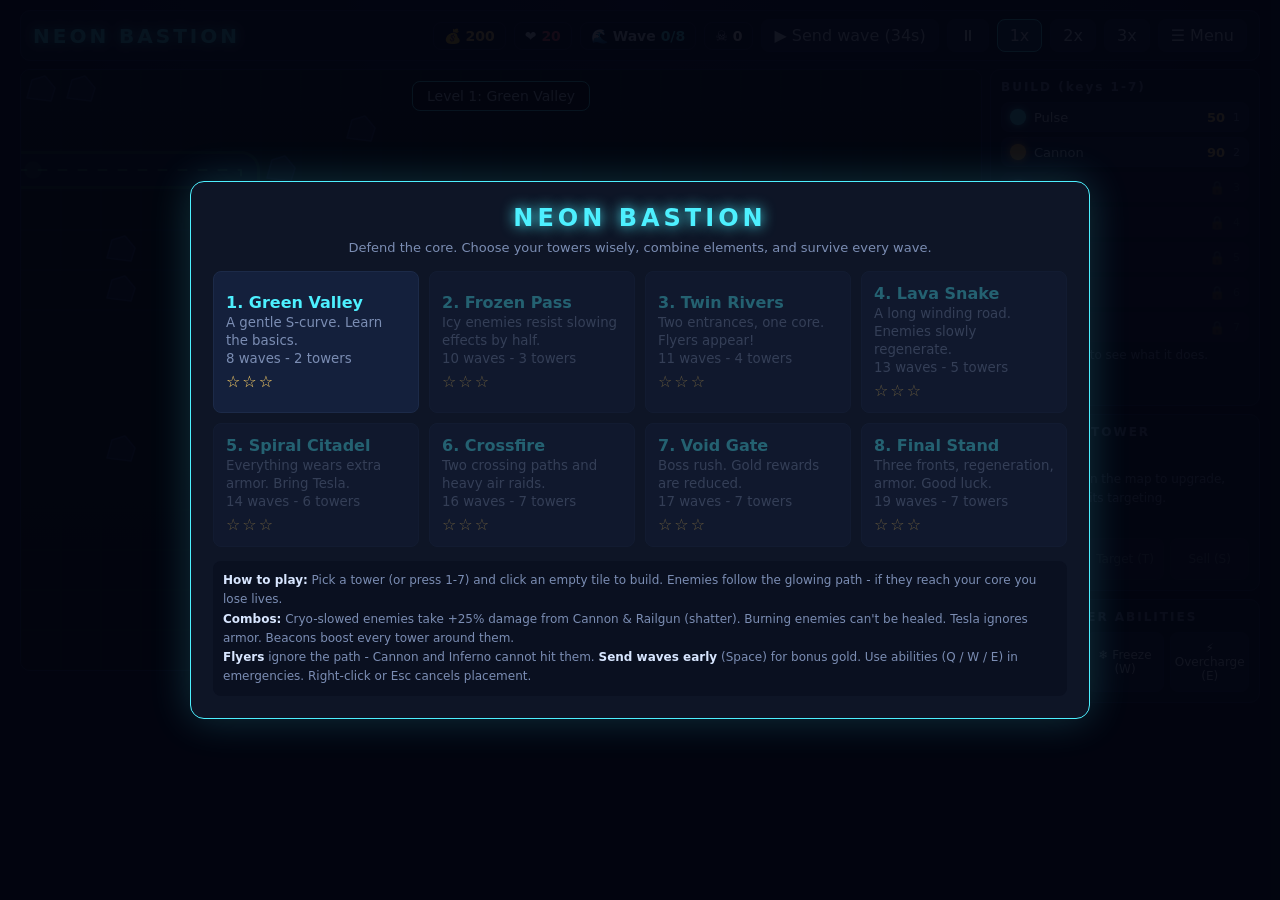
<file: index.html>
<!DOCTYPE html>
<html lang="en">
<head>
<meta charset="utf-8">
<meta name="viewport" content="width=device-width,initial-scale=1,maximum-scale=1,user-scalable=no,viewport-fit=cover">
<meta name="theme-color" content="#070b16">
<meta name="mobile-web-app-capable" content="yes">
<title>Neon Bastion - Strategy Tower Defense</title>
<link rel="stylesheet" href="style.css">
</head>
<body>
<div id="app">
  <div id="hud">
    <h1>NEON BASTION</h1><span class="sp"></span>
    <div class="stat">💰 <b id="gold">0</b></div>
    <div class="stat l">❤ <b id="lives">0</b></div>
    <div class="stat w">🌊 Wave <b id="wave">0/0</b></div>
    <div class="stat">☠ <b id="kills" style="color:#fff">0</b></div>
    <button id="bSend" title="Space">▶ Send wave <span id="cdn"></span></button>
    <button id="bPause" title="P">⏸</button>
    <button class="spd on" data-s="1">1x</button><button class="spd" data-s="2">2x</button><button class="spd" data-s="3">3x</button>
    <button id="bMenu">☰ Menu</button>
  </div>
  <div id="rot">📱 Tip: rotate your phone to landscape for a bigger map</div>
  <div id="main">
    <div id="stage"><canvas id="cv"></canvas><div id="toast"></div></div>
    <div id="side">
      <div class="box"><h3>BUILD (keys 1-7)</h3><div id="towers"></div><div id="tip">Hover a tower to see what it does.</div></div>
      <div class="box"><h3>SELECTED TOWER</h3>
        <div id="selname">None</div><div id="selstats">Click a tower on the map to upgrade, sell or change its targeting.</div>
        <div class="row"><button id="bUp">Upgrade (U)</button><button id="bTgt">Target (T)</button><button id="bSell">Sell (S)</button></div>
      </div>
      <div class="box"><h3>COMMANDER ABILITIES</h3>
        <div class="ab">
          <button id="aAir" title="Q">🚀 Airstrike (Q)<div class="cd"></div></button>
          <button id="aFrz" title="W">❄ Freeze (W)<div class="cd"></div></button>
          <button id="aOvr" title="E">⚡ Overcharge (E)<div class="cd"></div></button>
        </div>
      </div>
    </div>
  </div>
</div>

<div id="menu" class="overlay">
  <div class="card">
    <h2>NEON BASTION</h2>
    <p class="sub">Defend the core. Choose your towers wisely, combine elements, and survive every wave.</p>
    <div id="levels"></div>
    <div class="help">
      <b>How to play:</b> Pick a tower (or press 1-7) and click an empty tile to build. Enemies follow the glowing path - if they reach your core you lose lives.<br>
      <b>Combos:</b> Cryo-slowed enemies take +25% damage from Cannon &amp; Railgun (shatter). Burning enemies can't be healed. Tesla ignores armor. Beacons boost every tower around them.<br>
      <b>Flyers</b> ignore the path - Cannon and Inferno cannot hit them. <b>Send waves early</b> (Space) for bonus gold. Use abilities (Q / W / E) in emergencies. Right-click or Esc cancels placement.
    </div>
  </div>
</div>
<div id="end" class="overlay hide">
  <div class="card" style="max-width:480px">
    <h2 id="endT"></h2><p class="sub" id="endS"></p>
    <div class="row"><button id="eNext">Next level ▶</button><button id="eRetry">Retry ↻</button><button id="eMenu">Levels ☰</button></div>
  </div>
</div>

<script src="game.js"></script>
</body>
</html>
</file>
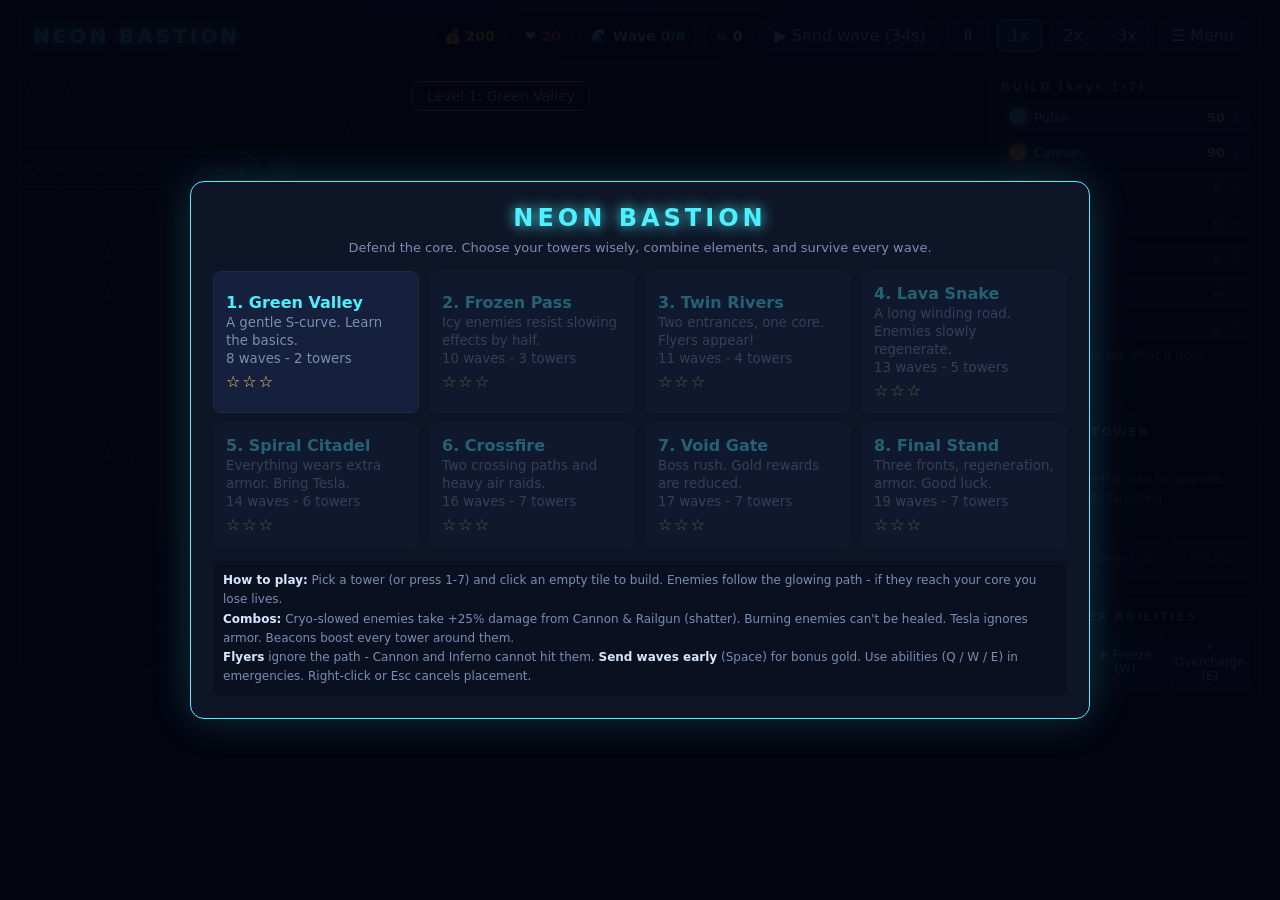
<file: neon-bastion-single-file.html>
<!DOCTYPE html>
<html lang="en">
<head>
<meta charset="utf-8">
<meta name="viewport" content="width=device-width,initial-scale=1,maximum-scale=1,user-scalable=no,viewport-fit=cover">
<meta name="theme-color" content="#070b16">
<meta name="mobile-web-app-capable" content="yes">
<title>Neon Bastion - Strategy Tower Defense</title>
<style>
:root{--bg:#070b16;--panel:#0e1526;--line:#1c2a48;--txt:#d8e6ff;--dim:#7b8db3;--acc:#4df0ff;--gold:#ffd166;--bad:#ff5a6e;--good:#6bffb8}
*{box-sizing:border-box;margin:0;padding:0}
body{background:radial-gradient(circle at 50% 0,#10193a,#050810 70%);color:var(--txt);font-family:"Segoe UI",system-ui,sans-serif;min-height:100vh;display:flex;justify-content:center;padding:10px;user-select:none}
#app{width:100%;max-width:1240px}
h1{font-size:20px;letter-spacing:3px;color:var(--acc);text-shadow:0 0 12px var(--acc)}
#hud{display:flex;flex-wrap:wrap;gap:8px;align-items:center;background:var(--panel);border:1px solid var(--line);border-radius:10px;padding:8px 12px;margin-bottom:8px}
.stat{background:#0a1020;border:1px solid var(--line);border-radius:8px;padding:5px 10px;font-weight:600;font-size:14px;white-space:nowrap}
.stat b{color:var(--gold)}.stat.l b{color:var(--bad)}.stat.w b{color:var(--acc)}
.sp{flex:1}
button{font:inherit;color:var(--txt);background:#14203c;border:1px solid var(--line);border-radius:8px;padding:6px 12px;cursor:pointer;transition:.15s}
button:hover:not(:disabled){border-color:var(--acc);box-shadow:0 0 10px #4df0ff55}
button:disabled{opacity:.4;cursor:not-allowed}
button.on{background:#1b3a5e;border-color:var(--acc)}
#main{display:flex;gap:8px;flex-wrap:wrap}
#stage{position:relative;flex:1 1 640px;min-width:300px}
canvas{width:100%;display:block;border:1px solid var(--line);border-radius:10px;background:#050810;cursor:crosshair}
#toast{position:absolute;left:50%;top:12px;transform:translateX(-50%);background:#000c;border:1px solid var(--acc);border-radius:8px;padding:6px 14px;font-size:14px;opacity:0;transition:.25s;pointer-events:none}
#toast.show{opacity:1}
#side{flex:0 0 270px;display:flex;flex-direction:column;gap:8px}
.box{background:var(--panel);border:1px solid var(--line);border-radius:10px;padding:10px}
.box h3{font-size:12px;letter-spacing:2px;color:var(--dim);margin-bottom:8px}
.tw{display:flex;align-items:center;gap:8px;width:100%;margin-bottom:5px;text-align:left;padding:6px 8px}
.tw .dot{width:16px;height:16px;border-radius:50%;flex:none}
.tw .nm{flex:1;font-size:13px}.tw .ct{color:var(--gold);font-weight:700;font-size:13px}.tw .k{color:var(--dim);font-size:11px}
.tw.poor .ct{color:var(--bad)}.tw.lock{opacity:.35}
#tip{font-size:12px;color:var(--dim);min-height:48px;line-height:1.4}
#selname{font-weight:700;margin-bottom:4px}#selstats{font-size:12px;color:var(--dim);line-height:1.6;margin-bottom:8px;min-height:60px}
.row{display:flex;gap:6px;flex-wrap:wrap}.row button{flex:1;font-size:12px;padding:6px 4px}
.ab{display:flex;gap:6px}.ab button{flex:1;font-size:12px;padding:8px 2px;position:relative;overflow:hidden}
.ab .cd{position:absolute;left:0;bottom:0;height:100%;background:#0009;width:0;pointer-events:none}
.overlay{position:fixed;inset:0;background:#030510ee;display:flex;align-items:center;justify-content:center;z-index:10;padding:14px;overflow:auto}
.overlay.hide{display:none}
.card{background:var(--panel);border:1px solid var(--acc);border-radius:14px;padding:22px;max-width:900px;width:100%;box-shadow:0 0 40px #4df0ff33;text-align:center}
.card h2{color:var(--acc);letter-spacing:4px;margin-bottom:6px;text-shadow:0 0 14px var(--acc)}
.card p.sub{color:var(--dim);font-size:13px;margin-bottom:14px;line-height:1.5}
#levels{display:grid;grid-template-columns:repeat(auto-fill,minmax(190px,1fr));gap:10px;margin:14px 0}
.lv{padding:12px;text-align:left}.lv b{display:block;color:var(--acc);margin-bottom:2px}.lv small{color:var(--dim);display:block;line-height:1.35;min-height:46px}
.lv .st{color:var(--gold);letter-spacing:2px;margin-top:4px}.lv.locked{opacity:.35;pointer-events:none}
.help{font-size:12px;color:var(--dim);line-height:1.6;text-align:left;background:#0a1020;border-radius:8px;padding:10px;margin-top:6px}
.help b{color:var(--txt)}

/* ===== mobile / touch ===== */
html{-webkit-text-size-adjust:100%}
body{touch-action:manipulation;-webkit-tap-highlight-color:transparent;-webkit-touch-callout:none;overscroll-behavior:none}
canvas{touch-action:none}
#rot{display:none;text-align:center;font-size:12px;color:var(--dim);background:var(--panel);border:1px solid var(--line);border-radius:8px;padding:5px;margin-bottom:8px}
@media (pointer:coarse){button{min-height:44px}.tw .k{display:none}}
@media (max-width:800px){
  body{padding:6px}
  #hud{gap:5px;padding:6px}
  #hud h1{display:none}
  .stat{font-size:13px;padding:4px 7px}
  #hud button{padding:6px 8px;font-size:13px}
  #side{flex:1 1 100%}
  #towers{display:grid;grid-template-columns:repeat(2,1fr);gap:5px}
  .tw{margin-bottom:0}
  .box{padding:8px}
  #tip{min-height:34px}
  .card{padding:14px}
  #levels{grid-template-columns:repeat(auto-fill,minmax(150px,1fr))}
  .lv small{min-height:0}
}
@media (max-width:800px) and (orientation:portrait){#rot{display:block}}
@media (max-height:520px) and (orientation:landscape){
  #main{flex-wrap:nowrap}
  #stage{flex:1 1 auto;min-width:0}
  canvas{max-height:calc(100vh - 70px);width:auto;max-width:100%;margin:0 auto}
  #side{flex:0 0 210px;overflow-y:auto;max-height:calc(100vh - 70px)}
  #tip,#rot{display:none}
}
</style>
</head>
<body>
<div id="app">
  <div id="hud">
    <h1>NEON BASTION</h1><span class="sp"></span>
    <div class="stat">💰 <b id="gold">0</b></div>
    <div class="stat l">❤ <b id="lives">0</b></div>
    <div class="stat w">🌊 Wave <b id="wave">0/0</b></div>
    <div class="stat">☠ <b id="kills" style="color:#fff">0</b></div>
    <button id="bSend" title="Space">▶ Send wave <span id="cdn"></span></button>
    <button id="bPause" title="P">⏸</button>
    <button class="spd on" data-s="1">1x</button><button class="spd" data-s="2">2x</button><button class="spd" data-s="3">3x</button>
    <button id="bMenu">☰ Menu</button>
  </div>
  <div id="rot">📱 Tip: rotate your phone to landscape for a bigger map</div>
  <div id="main">
    <div id="stage"><canvas id="cv"></canvas><div id="toast"></div></div>
    <div id="side">
      <div class="box"><h3>BUILD (keys 1-7)</h3><div id="towers"></div><div id="tip">Hover a tower to see what it does.</div></div>
      <div class="box"><h3>SELECTED TOWER</h3>
        <div id="selname">None</div><div id="selstats">Click a tower on the map to upgrade, sell or change its targeting.</div>
        <div class="row"><button id="bUp">Upgrade (U)</button><button id="bTgt">Target (T)</button><button id="bSell">Sell (S)</button></div>
      </div>
      <div class="box"><h3>COMMANDER ABILITIES</h3>
        <div class="ab">
          <button id="aAir" title="Q">🚀 Airstrike (Q)<div class="cd"></div></button>
          <button id="aFrz" title="W">❄ Freeze (W)<div class="cd"></div></button>
          <button id="aOvr" title="E">⚡ Overcharge (E)<div class="cd"></div></button>
        </div>
      </div>
    </div>
  </div>
</div>

<div id="menu" class="overlay">
  <div class="card">
    <h2>NEON BASTION</h2>
    <p class="sub">Defend the core. Choose your towers wisely, combine elements, and survive every wave.</p>
    <div id="levels"></div>
    <div class="help">
      <b>How to play:</b> Pick a tower (or press 1-7) and click an empty tile to build. Enemies follow the glowing path - if they reach your core you lose lives.<br>
      <b>Combos:</b> Cryo-slowed enemies take +25% damage from Cannon &amp; Railgun (shatter). Burning enemies can't be healed. Tesla ignores armor. Beacons boost every tower around them.<br>
      <b>Flyers</b> ignore the path - Cannon and Inferno cannot hit them. <b>Send waves early</b> (Space) for bonus gold. Use abilities (Q / W / E) in emergencies. Right-click or Esc cancels placement.
    </div>
  </div>
</div>
<div id="end" class="overlay hide">
  <div class="card" style="max-width:480px">
    <h2 id="endT"></h2><p class="sub" id="endS"></p>
    <div class="row"><button id="eNext">Next level ▶</button><button id="eRetry">Retry ↻</button><button id="eMenu">Levels ☰</button></div>
  </div>
</div>

<script>
/* ============ CONFIG (tweak balance here) ============ */
const CELL=40,COLS=24,ROWS=15,W=COLS*CELL,H=ROWS*CELL;
const SELL_RATE=0.7, START_LIVES=20, WAVE_COUNTDOWN=25;

const T={
 pulse:{name:'Pulse',color:'#4df0ff',cost:50,range:120,rate:2.2,dmg:9,air:true,desc:'Fast and cheap. Hits air and ground. The backbone of any defense.'},
 cannon:{name:'Cannon',color:'#ffb347',cost:90,range:140,rate:0.7,dmg:32,splash:55,air:false,desc:'Splash artillery. Ground only. Shatters Cryo-slowed enemies for +25% damage.'},
 frost:{name:'Cryo',color:'#8ab8ff',cost:80,range:110,rate:1.1,dmg:4,air:true,desc:'Slows enemies in an area. Pair it with Cannon and Railgun.'},
 tesla:{name:'Tesla',color:'#c77dff',cost:140,range:130,rate:0.9,dmg:20,air:true,desc:'Chain lightning that jumps between enemies and ignores armor.'},
 inferno:{name:'Inferno',color:'#ff5a3c',cost:120,range:90,rate:4,dmg:5,air:false,desc:'Short-range flamethrower. Burns several ground enemies and blocks healing.'},
 sniper:{name:'Railgun',color:'#7dff9b',cost:170,range:280,rate:0.45,dmg:100,air:true,desc:'Huge range and damage, mostly ignores armor. Great vs bosses.'},
 beacon:{name:'Beacon',color:'#ffe66d',cost:110,range:105,rate:0,dmg:0,air:false,desc:'No attack. Buffs damage and fire rate of all towers in range.'}
};
const TKEYS=Object.keys(T);
const MODES=['First','Last','Strong','Close'];

const E={
 grunt:{hp:40,sp:55,gold:5,dmg:1,r:9,color:'#ff6b6b',gap:.9},
 runner:{hp:26,sp:110,gold:4,dmg:1,r:7,color:'#ffd166',gap:.6},
 swarm:{hp:13,sp:78,gold:2,dmg:1,r:6,color:'#f78fb3',gap:.35},
 tank:{hp:170,sp:38,gold:12,dmg:2,r:13,armor:4,color:'#9aa5b1',gap:1.8},
 healer:{hp:70,sp:50,gold:10,dmg:1,r:10,color:'#6bffb8',gap:2,heal:true},
 flyer:{hp:48,sp:82,gold:8,dmg:1,r:9,air:true,color:'#b58cff',gap:1},
 brute:{hp:650,sp:34,gold:45,dmg:5,r:17,armor:6,color:'#ff8c42',gap:6},
 boss:{hp:2200,sp:28,gold:200,dmg:12,r:24,armor:8,color:'#ff2e63',gap:8,boss:true}
};

const LEVELS=[
 {name:'Green Valley',desc:'A gentle S-curve. Learn the basics.',hue:140,paths:[[[-1,2],[5,2],[5,7],[12,7],[12,3],[18,3],[18,11],[24,11]]],mods:{}},
 {name:'Frozen Pass',desc:'Icy enemies resist slowing effects by half.',hue:195,paths:[[[-1,12],[4,12],[4,3],[10,3],[10,10],[16,10],[16,3],[20,3],[20,12],[24,12]]],mods:{slowResist:.5}},
 {name:'Twin Rivers',desc:'Two entrances, one core. Flyers appear!',hue:215,air:true,paths:[[[-1,2],[8,2],[8,7],[15,7],[15,12],[24,12]],[[-1,12],[8,12],[8,7],[15,7],[15,12],[24,12]]],mods:{}},
 {name:'Lava Snake',desc:'A long winding road. Enemies slowly regenerate.',hue:15,air:true,paths:[[[-1,1],[21,1],[21,4],[2,4],[2,7],[21,7],[21,10],[2,10],[2,13],[24,13]]],mods:{regen:.012}},
 {name:'Spiral Citadel',desc:'Everything wears extra armor. Bring Tesla.',hue:275,air:true,paths:[[[-1,1],[22,1],[22,13],[2,13],[2,3],[19,3],[19,11],[5,11],[5,5],[16,5],[16,9],[9,9],[9,7]]],mods:{armorAdd:2}},
 {name:'Crossfire',desc:'Two crossing paths and heavy air raids.',hue:50,air:true,paths:[[[-1,3],[10,3],[10,11],[24,11]],[[24,1],[14,1],[14,7],[3,7],[3,13],[-1,13]]],mods:{}},
 {name:'Void Gate',desc:'Boss rush. Gold rewards are reduced.',hue:300,air:true,paths:[[[-1,7],[6,7],[6,2],[12,2],[12,12],[18,12],[18,7],[24,7]]],mods:{goldMul:.8,hpMul:1.15}},
 {name:'Final Stand',desc:'Three fronts, regeneration, armor. Good luck.',hue:0,air:true,paths:[[[-1,2],[9,2],[9,7],[24,7]],[[-1,12],[9,12],[9,7],[24,7]],[[24,1],[16,1],[16,7],[24,7]]],mods:{regen:.006,armorAdd:1,hpMul:1.1}}
];
LEVELS.forEach((L,i)=>{
  L.waves=Math.round(8+i*1.5); L.gold=200+i*40; L.hpMul=(1+0.12*i)*(L.mods.hpMul||1);
  L.unlock=TKEYS.slice(0,Math.min(7,2+i));
});

/* ============ helpers ============ */
const $=id=>document.getElementById(id);
const cv=$('cv'),ctx=cv.getContext('2d');cv.width=W;cv.height=H;
const dist=(a,b)=>Math.hypot(a.x-b.x,a.y-b.y);
const rnd=(a,b)=>a+Math.random()*(b-a);
function seeded(s){return()=>{s|=0;s=s+0x6D2B79F5|0;let t=Math.imul(s^s>>>15,1|s);t=t+Math.imul(t^t>>>7,61|t)^t;return((t^t>>>14)>>>0)/4294967296}}
let save={unlocked:1,stars:[]};
try{const s=JSON.parse(localStorage.getItem('neonBastion')||'null');if(s)save=s}catch(e){}
function persist(){try{localStorage.setItem('neonBastion',JSON.stringify(save))}catch(e){}}

const COARSE=matchMedia('(pointer:coarse)').matches;
let G=null;
function toast(m){const t=$('toast');t.textContent=m;t.classList.add('show');clearTimeout(toast.h);toast.h=setTimeout(()=>t.classList.remove('show'),1600)}

/* ============ level setup ============ */
function buildPaths(L){
  L.px=L.paths.map(p=>{
    const pts=p.map(([c,r])=>({x:c*CELL+CELL/2,y:r*CELL+CELL/2}));
    return mkPath(pts);
  });
  L.airPx=L.px.map(p=>mkPath([p.pts[0],p.pts[p.pts.length-1]]));
}
function mkPath(pts){
  const segs=[];let len=0;
  for(let i=1;i<pts.length;i++){const d=dist(pts[i-1],pts[i]);segs.push({a:pts[i-1],b:pts[i],d,s:len});len+=d}
  return{pts,segs,len};
}
function posOn(p,d){
  for(const s of p.segs){if(d<=s.s+s.d){const t=Math.max(0,(d-s.s)/s.d);return{x:s.a.x+(s.b.x-s.a.x)*t,y:s.a.y+(s.b.y-s.a.y)*t}}}
  const l=p.pts[p.pts.length-1];return{x:l.x,y:l.y};
}

function startLevel(i){
  const L=LEVELS[i];buildPaths(L);
  G={lvl:i,L,gold:L.gold,lives:START_LIVES,wave:0,time:0,speed:1,paused:false,over:false,kills:0,
     enemies:[],towers:[],projs:[],parts:[],texts:[],fx:[],queue:[],strikes:[],
     grid:new Array(COLS*ROWS).fill(0),sel:null,mode:null,mx:-99,my:-99,
     countdown:WAVE_COUNTDOWN+10,buffT:0,freezeT:0,shake:0,
     cd:{air:0,frz:0,ovr:0},cdMax:{air:45,frz:60,ovr:70}};
  // path tiles
  for(const p of L.paths){
    for(let k=1;k<p.length;k++){
      let [c0,r0]=p[k-1],[c1,r1]=p[k];
      const dc=Math.sign(c1-c0),dr=Math.sign(r1-r0);let c=c0,r=r0;
      for(;;){if(c>=0&&r>=0&&c<COLS&&r<ROWS)G.grid[r*COLS+c]=1;if(c===c1&&r===r1)break;c+=dc;r+=dr}
    }
  }
  // rocks
  const rg=seeded(i*977+13);let n=14+i;
  while(n>0){const c=Math.floor(rg()*COLS),r=Math.floor(rg()*ROWS);if(G.grid[r*COLS+c]===0){G.grid[r*COLS+c]=2;n--}}
  buildUI();
  $('menu').classList.add('hide');$('end').classList.add('hide');
  document.querySelectorAll('.spd').forEach(b=>b.classList.toggle('on',b.dataset.s==='1'));
  $('bPause').classList.remove('on');
  toast('Level '+(i+1)+': '+L.name);
}

/* ============ UI ============ */
function buildUI(){
  const box=$('towers');box.innerHTML='';
  TKEYS.forEach((k,idx)=>{
    const d=T[k],b=document.createElement('button');b.className='tw';b.dataset.k=k;
    const unlocked=G.L.unlock.includes(k);
    if(!unlocked)b.classList.add('lock');
    b.innerHTML=`<span class="dot" style="background:${d.color};box-shadow:0 0 8px ${d.color}"></span><span class="nm">${d.name}</span><span class="ct">${unlocked?d.cost:'🔒'}</span><span class="k">${idx+1}</span>`;
    b.onmouseenter=()=>$('tip').textContent=unlocked?d.desc:'Unlocks in a later level.';
    b.onclick=()=>{$('tip').textContent=unlocked?d.desc:'Unlocks in a later level.';chooseTower(k)};
    box.appendChild(b);
  });
  updateSel();
}
function chooseTower(k){
  if(!G||G.over||!G.L.unlock.includes(k))return;
  if(G.mode&&G.mode.type==='place'&&G.mode.key===k){G.mode=null}else{G.mode={type:'place',key:k};G.sel=null}
  refreshBtns();updateSel();
}
function refreshBtns(){
  document.querySelectorAll('.tw').forEach(b=>{
    const k=b.dataset.k;b.classList.toggle('poor',G.gold<T[k].cost);
    b.classList.toggle('on',!!(G.mode&&G.mode.type==='place'&&G.mode.key===k));
  });
}
function upCost(t){return Math.round(T[t.key].cost*(0.55+0.45*t.lvl))}
function tStat(t){
  const d=T[t.key],l=t.lvl-1;
  return{dmg:d.dmg*(1+0.5*l)*t.bd,range:d.range*(1+0.07*l),rate:d.rate*(1+0.1*l)*t.br*(G.buffT>0?1.5:1)};
}
function updateSel(){
  const t=G&&G.sel;
  $('bUp').disabled=$('bSell').disabled=$('bTgt').disabled=!t;
  if(!t){
    $('selname').textContent=G&&G.mode&&G.mode.type==='place'?'Placing: '+T[G.mode.key].name:'None';
    $('selstats').textContent=G&&G.mode&&G.mode.type==='place'?'Click a free tile to build. Right-click or Esc to cancel.':'Click a tower on the map to upgrade, sell or change its targeting.';
    $('bUp').textContent='Upgrade (U)';return;
  }
  const d=T[t.key],s=tStat(t);
  $('selname').innerHTML=`<span style="color:${d.color}">${d.name}</span> - Level ${t.lvl}/4`;
  $('selstats').innerHTML=t.key==='beacon'
    ?`Range: ${Math.round(s.range)}<br>Buff: +${15*t.lvl}% damage, +${10*t.lvl}% fire rate`
    :`Damage: ${s.dmg.toFixed(1)}<br>Range: ${Math.round(s.range)}<br>Fire rate: ${s.rate.toFixed(2)}/s<br>Buffs: x${t.bd.toFixed(2)} dmg, x${t.br.toFixed(2)} rate`;
  $('bUp').textContent=t.lvl>=4?'Maxed':`Upgrade ${upCost(t)}`;
  $('bUp').disabled=t.lvl>=4||G.gold<upCost(t);
  $('bSell').textContent='Sell '+Math.floor(t.invest*SELL_RATE);
  $('bTgt').textContent=t.key==='beacon'?'-':MODES[t.mode];
  $('bTgt').disabled=t.key==='beacon';
}
function upgrade(){const t=G.sel;if(!t||t.lvl>=4)return;const c=upCost(t);if(G.gold<c)return toast('Not enough gold');G.gold-=c;t.invest+=c;t.lvl++;burst(t.x,t.y,T[t.key].color,14);updateSel()}
function sell(){const t=G.sel;if(!t)return;G.gold+=Math.floor(t.invest*SELL_RATE);G.grid[t.r*COLS+t.c]=0;G.towers=G.towers.filter(x=>x!==t);burst(t.x,t.y,'#ffd166',10);G.sel=null;updateSel()}
function cycleTgt(){const t=G.sel;if(!t||t.key==='beacon')return;t.mode=(t.mode+1)%4;updateSel()}
$('bUp').onclick=upgrade;$('bSell').onclick=sell;$('bTgt').onclick=cycleTgt;

/* ============ waves ============ */
function genWave(w){
  const L=G.L,i=G.lvl,last=w===L.waves-1,g=[];
  g.push(['grunt',Math.round(5+w*1.6)]);
  if(w>=1)g.push(['runner',Math.round(2+w*1.1)]);
  if(w>=3)g.push(['swarm',Math.round(8+w*1.8)]);
  if(w>=3)g.push(['tank',Math.floor(w/2)]);
  if(w>=5)g.push(['healer',Math.floor(w/3)]);
  if(L.air&&w>=2)g.push(['flyer',Math.round(2+w*0.9)]);
  if(w%5===4&&!last)g.push(['brute',1+Math.floor(w/5)]);
  if(last)g.push(i>=2?['boss',1+Math.floor(i/4)]:['brute',2]);
  let k=0;
  g.forEach(([type,n],gi)=>{
    if(n<=0)return;
    const start=type==='boss'?5:gi*2.2;
    for(let j=0;j<n;j++){
      G.queue.push({at:G.time+start+j*E[type].gap,type,path:(k++)%L.px.length,w});
    }
  });
  G.queue.sort((a,b)=>a.at-b.at);
}
function sendWave(auto){
  if(!G||G.over||G.wave>=G.L.waves)return;
  if(!auto){const b=Math.floor(G.countdown/2);if(b>0){G.gold+=b;toast('Early call bonus +'+b)}}
  genWave(G.wave);G.wave++;G.countdown=WAVE_COUNTDOWN;
  if(G.wave===G.L.waves)toast('FINAL WAVE!');
}
function spawn(q){
  const d=E[q.type],L=G.L,m=L.mods;
  const sc=Math.pow(1.09,q.w);
  const path=d.air?L.airPx[q.path]:L.px[q.path];
  const hp=d.hp*sc*L.hpMul;
  G.enemies.push({type:q.type,d:0,path,hp,max:hp,armor:(d.armor||0)+(d.air?0:(m.armorAdd||0)),sp:d.sp,r:d.r,
    color:d.color,air:!!d.air,heal:!!d.heal,boss:!!d.boss,gold:Math.round(d.gold*(1+0.06*q.w)*(m.goldMul||1)),dmg:d.dmg,
    slow:0,slowAmt:0,burn:0,burnDps:0,flash:0,x:path.pts[0].x,y:path.pts[0].y,dead:false,hl:0});
}

/* ============ combat ============ */
function hit(e,dmg,o={}){
  if(e.dead)return;
  const arm=e.armor*(o.pierce===undefined?1:o.pierce);
  let d=Math.max(dmg*0.2,dmg-arm);
  if(o.shatter&&e.slow>0)d*=1.25;
  e.hp-=d;e.flash=0.08;
  if(e.hp<=0)kill(e);
}
function kill(e){
  if(e.dead)return;e.dead=true;G.gold+=e.gold;G.kills++;
  burst(e.x,e.y,e.color,e.boss?40:8);
  G.texts.push({x:e.x,y:e.y-10,t:0.8,s:'+'+e.gold,c:'#ffd166'});
}
function burst(x,y,c,n){for(let i=0;i<n;i++){const a=Math.random()*6.28,s=rnd(30,140);G.parts.push({x,y,vx:Math.cos(a)*s,vy:Math.sin(a)*s,life:rnd(.3,.7),max:.7,c,sz:rnd(1.5,3.5)})}}
function pick(t,range){
  const d=T[t.key];let best=null,bv=-1e9;
  for(const e of G.enemies){
    if(e.dead||(e.air&&!d.air))continue;
    const dd=dist(t,e);if(dd>range+e.r)continue;
    let v=t.mode===0?e.d:t.mode===1?-e.d:t.mode===2?e.hp:-dd;
    if(v>bv){bv=v;best=e}
  }
  return best;
}
function fire(t,s,tg){
  const k=t.key,l=t.lvl-1,col=T[k].color;
  t.ang=Math.atan2(tg.y-t.y,tg.x-t.x);
  if(k==='pulse')G.projs.push({x:t.x,y:t.y,tg,lx:tg.x,ly:tg.y,sp:480,dmg:s.dmg,kind:'pulse',c:col});
  else if(k==='cannon')G.projs.push({x:t.x,y:t.y,tg,lx:tg.x,ly:tg.y,sp:300,dmg:s.dmg,kind:'cannon',c:col,splash:T.cannon.splash+6*l});
  else if(k==='frost')G.projs.push({x:t.x,y:t.y,tg,lx:tg.x,ly:tg.y,sp:380,dmg:s.dmg,kind:'frost',c:col,splash:45+8*l,slow:0.35+0.06*l});
  else if(k==='tesla'){
    const chain=3+l,seen=new Set(),pts=[{x:t.x,y:t.y}];let cur=tg,dm=s.dmg;
    for(let n=0;n<chain&&cur;n++){
      hit(cur,dm,{pierce:0});seen.add(cur);pts.push({x:cur.x,y:cur.y});dm*=0.82;
      let nx=null,nd=100;
      for(const e of G.enemies){if(e.dead||seen.has(e))continue;const dd=dist(e,cur);if(dd<nd){nd=dd;nx=e}}
      cur=nx;
    }
    G.fx.push({kind:'arc',pts,life:.18,max:.18,c:col});
  }
  else if(k==='sniper'){
    hit(tg,s.dmg,{pierce:0.3,shatter:true});
    G.fx.push({kind:'line',x1:t.x,y1:t.y,x2:tg.x,y2:tg.y,life:.2,max:.2,c:col});
  }
  else if(k==='inferno'){
    const list=G.enemies.filter(e=>!e.dead&&!e.air&&dist(t,e)<=s.range+e.r).sort((a,b)=>dist(t,a)-dist(t,b)).slice(0,2+l);
    for(const e of list){
      hit(e,s.dmg,{pierce:0.5});e.burn=2;e.burnDps=Math.max(e.burnDps,6*(1+0.5*l)*t.bd);
      for(let j=0;j<2;j++){const a=Math.atan2(e.y-t.y,e.x-t.x)+rnd(-.15,.15),sp=rnd(120,220);
        G.parts.push({x:t.x,y:t.y,vx:Math.cos(a)*sp,vy:Math.sin(a)*sp,life:.3,max:.3,c:Math.random()<.5?'#ff7a3c':'#ffd166',sz:rnd(2,4)})}
    }
  }
}
function impact(p){
  if(p.kind==='pulse'){if(p.tg&&!p.tg.dead)hit(p.tg,p.dmg);burst(p.x,p.y,p.c,3)}
  else if(p.kind==='cannon'){
    for(const e of G.enemies){if(e.dead||e.air)continue;const d=dist(e,p);if(d<=p.splash+e.r)hit(e,p.dmg*(1-0.4*d/(p.splash+e.r)),{shatter:true})}
    G.fx.push({kind:'ring',x:p.x,y:p.y,r:p.splash,life:.3,max:.3,c:p.c});burst(p.x,p.y,p.c,12);
  }
  else if(p.kind==='frost'){
    const res=1-(G.L.mods.slowResist||0);
    for(const e of G.enemies){if(e.dead)continue;if(dist(e,p)<=p.splash+e.r){hit(e,p.dmg);e.slow=2.2;e.slowAmt=Math.max(e.slowAmt,p.slow*res)}}
    G.fx.push({kind:'ring',x:p.x,y:p.y,r:p.splash,life:.35,max:.35,c:p.c});burst(p.x,p.y,p.c,8);
  }
}

/* ============ abilities ============ */
function useAbility(a){
  if(!G||G.over)return;
  if(G.cd[a]>0)return toast('Ability recharging...');
  if(a==='air'){G.mode={type:'strike'};G.sel=null;toast('Click the map to call an airstrike');updateSel()}
  else if(a==='frz'){G.freezeT=3.5;G.cd.frz=G.cdMax.frz;toast('Time freeze!')}
  else if(a==='ovr'){G.buffT=8;G.cd.ovr=G.cdMax.ovr;toast('Towers overcharged: +50% fire rate!')}
}
function strikeAt(x,y){G.strikes.push({x,y,t:0.9});G.cd.air=G.cdMax.air;G.mode=null;updateSel()}
$('aAir').onclick=()=>useAbility('air');$('aFrz').onclick=()=>useAbility('frz');$('aOvr').onclick=()=>useAbility('ovr');

/* ============ update ============ */
function update(dt){
  G.time+=dt;
  // timers
  for(const k in G.cd)if(G.cd[k]>0)G.cd[k]=Math.max(0,G.cd[k]-dt);
  if(G.buffT>0)G.buffT-=dt;if(G.freezeT>0)G.freezeT-=dt;if(G.shake>0)G.shake-=dt*30;
  // wave countdown
  if(G.wave<G.L.waves){G.countdown-=dt;if(G.countdown<=0)sendWave(true)}
  while(G.queue.length&&G.queue[0].at<=G.time)spawn(G.queue.shift());
  // beacon buffs
  for(const t of G.towers){t.bd=1;t.br=1}
  for(const b of G.towers){if(b.key!=='beacon')continue;const r=T.beacon.range*(1+0.07*(b.lvl-1));
    for(const t of G.towers){if(t===b||t.key==='beacon')continue;if(dist(b,t)<=r){t.bd+=0.15*b.lvl;t.br+=0.10*b.lvl}}}
  // towers
  for(const t of G.towers){
    if(t.key==='beacon')continue;
    t.cool-=dt;const s=tStat(t);
    const tg=pick(t,s.range);
    if(tg){t.ang=Math.atan2(tg.y-t.y,tg.x-t.x);if(t.cool<=0){fire(t,s,tg);t.cool=1/s.rate}}
  }
  // projectiles
  for(const p of G.projs){
    if(p.tg&&!p.tg.dead){p.lx=p.tg.x;p.ly=p.tg.y}
    const dx=p.lx-p.x,dy=p.ly-p.y,d=Math.hypot(dx,dy),st=p.sp*dt;
    if(d<=st+3){impact(p);p.dead=true}else{p.x+=dx/d*st;p.y+=dy/d*st}
  }
  G.projs=G.projs.filter(p=>!p.dead);
  // enemies
  for(const e of G.enemies){
    if(e.dead)continue;
    let sp=e.sp;
    if(e.slow>0){sp*=1-e.slowAmt;e.slow-=dt}else e.slowAmt=0;
    if(G.freezeT>0)sp*=e.boss?0.5:0;
    if(e.burn>0){hit(e,e.burnDps*dt,{pierce:0});e.burn-=dt;if(e.dead)continue;if(Math.random()<dt*10)G.parts.push({x:e.x+rnd(-4,4),y:e.y-4,vx:0,vy:-30,life:.35,max:.35,c:'#ff7a3c',sz:2})}
    else e.burnDps=0;
    if(G.L.mods.regen&&e.burn<=0)e.hp=Math.min(e.max,e.hp+e.max*G.L.mods.regen*dt);
    if(e.heal&&G.freezeT<=0){e.hl-=dt;if(e.hl<=0){e.hl=0.5;for(const o of G.enemies){if(o===e||o.dead||o.burn>0||o.hp>=o.max)continue;if(dist(o,e)<90)o.hp=Math.min(o.max,o.hp+o.max*0.04)}
      G.fx.push({kind:'ring',x:e.x,y:e.y,r:90,life:.4,max:.4,c:'#6bffb8',faint:true})}}
    e.d+=sp*dt;e.flash=Math.max(0,e.flash-dt);
    const p=posOn(e.path,e.d);e.x=p.x;e.y=p.y;
    if(e.d>=e.path.len){e.dead=true;G.lives-=e.dmg;G.shake=8;burst(e.x,e.y,'#ff2e63',14);G.texts.push({x:Math.min(W-40,e.x),y:e.y,t:1,s:'-'+e.dmg+' ❤',c:'#ff5a6e'});
      if(G.lives<=0){G.lives=0;endGame(false)}}
  }
  G.enemies=G.enemies.filter(e=>!e.dead);
  // strikes
  for(const s of G.strikes){s.t-=dt;if(s.t<=0&&!s.done){s.done=true;
    for(const e of G.enemies)if(!e.dead&&dist(e,s)<=95+e.r)hit(e,260,{pierce:0.5});
    G.fx.push({kind:'ring',x:s.x,y:s.y,r:95,life:.5,max:.5,c:'#ff9f43'});burst(s.x,s.y,'#ff9f43',40);G.shake=10}}
  G.strikes=G.strikes.filter(s=>!s.done);
  // fx
  for(const p of G.parts){p.x+=p.vx*dt;p.y+=p.vy*dt;p.vx*=0.96;p.vy*=0.96;p.life-=dt}
  G.parts=G.parts.filter(p=>p.life>0);
  for(const f of G.fx)f.life-=dt;G.fx=G.fx.filter(f=>f.life>0);
  for(const t of G.texts){t.y-=25*dt;t.t-=dt}G.texts=G.texts.filter(t=>t.t>0);
  // win
  if(!G.over&&G.wave>=G.L.waves&&!G.queue.length&&!G.enemies.length)endGame(true);
}

function endGame(win){
  if(G.over)return;G.over=true;
  const stars=win?(G.lives>=START_LIVES*0.8?3:G.lives>=START_LIVES*0.5?2:1):0;
  if(win){
    save.stars[G.lvl]=Math.max(save.stars[G.lvl]||0,stars);
    save.unlocked=Math.max(save.unlocked,Math.min(LEVELS.length,G.lvl+2));persist();
  }
  setTimeout(()=>{
    $('endT').textContent=win?'VICTORY!':'DEFEAT';
    $('endT').style.color=win?'#6bffb8':'#ff5a6e';
    $('endS').innerHTML=win?`${'★'.repeat(stars)}${'☆'.repeat(3-stars)}<br>Kills: ${G.kills} - Lives left: ${G.lives}`:`The core has fallen on wave ${G.wave}/${G.L.waves}.`;
    $('eNext').style.display=win&&G.lvl<LEVELS.length-1?'':'none';
    $('end').classList.remove('hide');
  },win?600:900);
}

/* ============ rendering ============ */
function draw(){
  const L=G.L;ctx.save();
  if(G.shake>0)ctx.translate(rnd(-G.shake,G.shake)/2,rnd(-G.shake,G.shake)/2);
  const g=ctx.createLinearGradient(0,0,0,H);g.addColorStop(0,`hsl(${L.hue},40%,7%)`);g.addColorStop(1,`hsl(${L.hue},45%,3%)`);
  ctx.fillStyle=g;ctx.fillRect(-10,-10,W+20,H+20);
  ctx.strokeStyle=`hsla(${L.hue},60%,60%,.05)`;ctx.lineWidth=1;ctx.beginPath();
  for(let c=0;c<=COLS;c++){ctx.moveTo(c*CELL,0);ctx.lineTo(c*CELL,H)}
  for(let r=0;r<=ROWS;r++){ctx.moveTo(0,r*CELL);ctx.lineTo(W,r*CELL)}ctx.stroke();
  // paths
  ctx.lineJoin='round';ctx.lineCap='round';
  for(const p of L.px){
    const tr=()=>{ctx.beginPath();p.pts.forEach((q,i)=>i?ctx.lineTo(q.x,q.y):ctx.moveTo(q.x,q.y))};
    tr();ctx.strokeStyle=`hsla(${L.hue},90%,60%,.18)`;ctx.lineWidth=38;ctx.stroke();
    tr();ctx.strokeStyle='#0a1222';ctx.lineWidth=32;ctx.stroke();
    tr();ctx.strokeStyle=`hsla(${L.hue},90%,65%,.35)`;ctx.lineWidth=2;ctx.setLineDash([8,12]);ctx.lineDashOffset=-G.time*30;ctx.stroke();ctx.setLineDash([]);
  }
  // cores + spawns
  const ends=new Set();
  for(const p of L.px){
    const e=p.pts[p.pts.length-1],key=e.x+','+e.y;
    if(!ends.has(key)){ends.add(key);const cx=Math.min(W-14,Math.max(14,e.x)),cy=Math.min(H-14,Math.max(14,e.y));
      ctx.fillStyle='#ff2e6333';ctx.beginPath();ctx.arc(cx,cy,22+Math.sin(G.time*3)*3,0,6.28);ctx.fill();
      ctx.fillStyle='#ff2e63';ctx.beginPath();ctx.arc(cx,cy,11,0,6.28);ctx.fill()}
    const s=p.pts[0],sx=Math.min(W-12,Math.max(12,s.x)),sy=Math.min(H-12,Math.max(12,s.y));
    ctx.fillStyle=`hsla(${L.hue},90%,60%,${.4+.3*Math.sin(G.time*4)})`;ctx.beginPath();ctx.arc(sx,sy,9,0,6.28);ctx.fill();
  }
  // rocks
  for(let i=0;i<G.grid.length;i++)if(G.grid[i]===2){
    const x=(i%COLS)*CELL+20,y=Math.floor(i/COLS)*CELL+20;
    ctx.fillStyle='#161f35';ctx.strokeStyle='#2a3b61';ctx.lineWidth=1.5;ctx.beginPath();
    ctx.moveTo(x-14,y+8);ctx.lineTo(x-9,y-10);ctx.lineTo(x+4,y-14);ctx.lineTo(x+14,y-2);ctx.lineTo(x+10,y+11);ctx.closePath();ctx.fill();ctx.stroke();
  }
  // hover ghost
  const hc=Math.floor(G.mx/CELL),hr=Math.floor(G.my/CELL);
  if(G.mode&&G.mode.type==='place'&&hc>=0&&hr>=0&&hc<COLS&&hr<ROWS){
    const ok=G.grid[hr*COLS+hc]===0&&G.gold>=T[G.mode.key].cost,x=hc*CELL+20,y=hr*CELL+20;
    ctx.fillStyle=ok?'#4df0ff22':'#ff5a6e33';ctx.fillRect(hc*CELL,hr*CELL,CELL,CELL);
    ctx.strokeStyle=ok?T[G.mode.key].color:'#ff5a6e';ctx.setLineDash([5,5]);ctx.beginPath();ctx.arc(x,y,T[G.mode.key].range,0,6.28);ctx.stroke();ctx.setLineDash([]);
  }
  if(G.mode&&G.mode.type==='strike'){ctx.strokeStyle='#ff9f43';ctx.lineWidth=2;ctx.beginPath();ctx.arc(G.mx,G.my,95,0,6.28);ctx.stroke()}
  // selected range
  if(G.sel){const s=tStat(G.sel);ctx.strokeStyle='#ffffff66';ctx.lineWidth=1.5;ctx.beginPath();ctx.arc(G.sel.x,G.sel.y,s.range,0,6.28);ctx.stroke();
    ctx.fillStyle='#ffffff08';ctx.fill()}
  // beacon links
  for(const b of G.towers)if(b.key==='beacon'){const r=T.beacon.range*(1+0.07*(b.lvl-1));ctx.strokeStyle='#ffe66d22';ctx.lineWidth=1;ctx.beginPath();ctx.arc(b.x,b.y,r,0,6.28);ctx.stroke()}
  // towers
  for(const t of G.towers)drawTower(t);
  // enemies
  for(const e of G.enemies)drawEnemy(e);
  // projectiles
  ctx.globalCompositeOperation='lighter';
  for(const p of G.projs){ctx.fillStyle=p.c;ctx.beginPath();ctx.arc(p.x,p.y,p.kind==='cannon'?5:3,0,6.28);ctx.fill()}
  // fx
  for(const f of G.fx){
    const a=f.life/f.max;ctx.globalAlpha=Math.max(0,a)*(f.faint?.4:1);
    if(f.kind==='ring'){ctx.strokeStyle=f.c;ctx.lineWidth=3;ctx.beginPath();ctx.arc(f.x,f.y,f.r*(1-a*0.5),0,6.28);ctx.stroke()}
    else if(f.kind==='line'){ctx.strokeStyle=f.c;ctx.lineWidth=3;ctx.beginPath();ctx.moveTo(f.x1,f.y1);ctx.lineTo(f.x2,f.y2);ctx.stroke()}
    else if(f.kind==='arc'){ctx.strokeStyle=f.c;ctx.lineWidth=2.5;ctx.beginPath();f.pts.forEach((q,i)=>{const jx=i?rnd(-4,4):0,jy=i?rnd(-4,4):0;i?ctx.lineTo(q.x+jx,q.y+jy):ctx.moveTo(q.x,q.y)});ctx.stroke()}
  }
  ctx.globalAlpha=1;
  for(const p of G.parts){ctx.globalAlpha=Math.max(0,p.life/p.max);ctx.fillStyle=p.c;ctx.fillRect(p.x-p.sz/2,p.y-p.sz/2,p.sz,p.sz)}
  ctx.globalAlpha=1;ctx.globalCompositeOperation='source-over';
  // airstrike marker
  for(const s of G.strikes){const a=1-s.t/0.9;ctx.strokeStyle='#ff9f43';ctx.lineWidth=2;ctx.beginPath();ctx.arc(s.x,s.y,95,0,6.28);ctx.stroke();
    ctx.fillStyle='#ff9f4344';ctx.beginPath();ctx.arc(s.x,s.y,95*a,0,6.28);ctx.fill()}
  // texts
  ctx.font='bold 13px sans-serif';ctx.textAlign='center';
  for(const t of G.texts){ctx.globalAlpha=Math.min(1,t.t*2);ctx.fillStyle=t.c;ctx.fillText(t.s,t.x,t.y)}
  ctx.globalAlpha=1;
  // freeze overlay
  if(G.freezeT>0){ctx.fillStyle='#8ab8ff22';ctx.fillRect(0,0,W,H)}
  if(G.buffT>0){ctx.strokeStyle='#ffe66d55';ctx.lineWidth=4;ctx.strokeRect(2,2,W-4,H-4)}
  ctx.restore();
}
function drawTower(t){
  const d=T[t.key],x=t.x,y=t.y,c=d.color;
  ctx.save();ctx.translate(x,y);
  ctx.fillStyle='#0b1226';ctx.strokeStyle=c;ctx.lineWidth=2;ctx.shadowColor=c;ctx.shadowBlur=10;
  ctx.beginPath();ctx.arc(0,0,15,0,6.28);ctx.fill();ctx.stroke();ctx.shadowBlur=0;
  ctx.rotate(t.ang);ctx.fillStyle=c;
  switch(t.key){
    case 'pulse':ctx.beginPath();ctx.arc(0,0,5,0,6.28);ctx.fill();ctx.fillRect(3,-2,11,4);break;
    case 'cannon':ctx.fillRect(-6,-6,12,12);ctx.fillRect(2,-4,15,8);break;
    case 'frost':ctx.beginPath();for(let i=0;i<6;i++){const a=i*Math.PI/3;ctx.lineTo(Math.cos(a)*9,Math.sin(a)*9)}ctx.closePath();ctx.fill();break;
    case 'tesla':ctx.beginPath();ctx.moveTo(11,0);ctx.lineTo(-7,8);ctx.lineTo(-7,-8);ctx.closePath();ctx.fill();break;
    case 'inferno':ctx.beginPath();ctx.arc(0,0,6,0,6.28);ctx.fill();ctx.fillRect(4,-3,10,6);break;
    case 'sniper':ctx.fillRect(-6,-3,24,6);ctx.beginPath();ctx.arc(0,0,5,0,6.28);ctx.fill();break;
    case 'beacon':ctx.rotate(-t.ang+G.time);ctx.beginPath();ctx.moveTo(0,-10);ctx.lineTo(9,0);ctx.lineTo(0,10);ctx.lineTo(-9,0);ctx.closePath();ctx.fill();break;
  }
  ctx.restore();
  ctx.fillStyle='#fff';for(let i=0;i<t.lvl;i++){ctx.fillRect(x-9+i*5,y+17,3,3)}
  if(t===G.sel){ctx.strokeStyle='#fff';ctx.lineWidth=2;ctx.strokeRect(t.c*CELL+2,t.r*CELL+2,CELL-4,CELL-4)}
}
function drawEnemy(e){
  const x=e.x,y=e.y,r=e.r;
  ctx.save();ctx.translate(x,y);
  ctx.fillStyle=e.flash>0?'#fff':e.color;ctx.shadowColor=e.color;ctx.shadowBlur=8;
  if(e.air){ctx.beginPath();ctx.moveTo(0,-r-2);ctx.lineTo(r+2,0);ctx.lineTo(0,r+2);ctx.lineTo(-r-2,0);ctx.closePath();ctx.fill()}
  else if(e.boss){ctx.beginPath();for(let i=0;i<8;i++){const a=i*Math.PI/4+G.time;ctx.lineTo(Math.cos(a)*r,Math.sin(a)*r)}ctx.closePath();ctx.fill()}
  else if(e.armor>=4){ctx.fillRect(-r,-r,r*2,r*2)}
  else{ctx.beginPath();ctx.arc(0,0,r,0,6.28);ctx.fill()}
  ctx.shadowBlur=0;
  if(e.heal){ctx.fillStyle='#04281c';ctx.fillRect(-1.5,-6,3,12);ctx.fillRect(-6,-1.5,12,3)}
  if(e.slow>0){ctx.strokeStyle='#8ab8ff';ctx.lineWidth=2;ctx.beginPath();ctx.arc(0,0,r+3,0,6.28);ctx.stroke()}
  if(e.burn>0){ctx.strokeStyle='#ff7a3c';ctx.lineWidth=2;ctx.beginPath();ctx.arc(0,0,r+3,0,6.28);ctx.stroke()}
  ctx.restore();
  const w=Math.max(18,r*2);
  ctx.fillStyle='#000a';ctx.fillRect(x-w/2,y-r-8,w,4);
  ctx.fillStyle=e.hp/e.max>.5?'#6bffb8':e.hp/e.max>.25?'#ffd166':'#ff5a6e';
  ctx.fillRect(x-w/2,y-r-8,w*Math.max(0,e.hp/e.max),4);
}

/* ============ input ============ */
function mpos(ev){const r=cv.getBoundingClientRect();G.mx=(ev.clientX-r.left)*W/r.width;G.my=(ev.clientY-r.top)*H/r.height}
cv.addEventListener('pointermove',e=>{if(G)mpos(e)});
cv.addEventListener('contextmenu',e=>{e.preventDefault();if(G){G.mode=null;G.sel=null;refreshBtns();updateSel()}});
cv.addEventListener('click',e=>{
  if(!G||G.over)return;mpos(e);
  const c=Math.floor(G.mx/CELL),r=Math.floor(G.my/CELL);
  if(G.mode&&G.mode.type==='strike'){
    if(COARSE){const id='s'+c+','+r;if(G.pend!==id){G.pend=id;toast('Tap again to confirm airstrike');return}G.pend=null}
    strikeAt(G.mx,G.my);return}
  if(c<0||r<0||c>=COLS||r>=ROWS)return;
  const cell=G.grid[r*COLS+c];
  if(G.mode&&G.mode.type==='place'){
    if(cell!==0){if(typeof cell==='object'){G.sel=cell;G.mode=null;refreshBtns();updateSel()}else toast(cell===1?"Can't build on the path":'Blocked by rock');return}
    const k=G.mode.key,cost=T[k].cost;
    if(G.gold<cost)return toast('Not enough gold');
    if(COARSE){const id=k+':'+(r*COLS+c);if(G.pend!==id){G.pend=id;toast('Tap again to build');return}G.pend=null}
    G.gold-=cost;
    const t={key:k,c,r,x:c*CELL+20,y:r*CELL+20,lvl:1,cool:0,invest:cost,mode:0,ang:-Math.PI/2,bd:1,br:1};
    G.grid[r*COLS+c]=t;G.towers.push(t);burst(t.x,t.y,T[k].color,10);return;
  }
  G.sel=typeof cell==='object'?cell:null;updateSel();
});
document.addEventListener('keydown',e=>{
  if(!G||$('menu').classList.contains('hide')===false)return;
  const k=e.key.toLowerCase();
  if(k>='1'&&k<='7')chooseTower(TKEYS[+k-1]);
  else if(k==='escape'){G.mode=null;G.sel=null;refreshBtns();updateSel()}
  else if(k===' '){e.preventDefault();sendWave(false)}
  else if(k==='p')togglePause();
  else if(k==='u')upgrade();else if(k==='s')sell();else if(k==='t')cycleTgt();
  else if(k==='q')useAbility('air');else if(k==='w')useAbility('frz');else if(k==='e')useAbility('ovr');
});
function togglePause(){if(!G||G.over)return;G.paused=!G.paused;$('bPause').classList.toggle('on',G.paused);toast(G.paused?'Paused':'Resumed')}
$('bPause').onclick=togglePause;
$('bSend').onclick=()=>sendWave(false);
document.querySelectorAll('.spd').forEach(b=>b.onclick=()=>{if(!G)return;G.speed=+b.dataset.s;document.querySelectorAll('.spd').forEach(x=>x.classList.toggle('on',x===b))});
$('bMenu').onclick=()=>{showMenu()};
$('eRetry').onclick=()=>startLevel(G.lvl);
$('eNext').onclick=()=>startLevel(G.lvl+1);
$('eMenu').onclick=()=>{$('end').classList.add('hide');showMenu()};

function showMenu(){
  const box=$('levels');box.innerHTML='';
  LEVELS.forEach((L,i)=>{
    const b=document.createElement('button');b.className='lv'+(i>=save.unlocked?' locked':'');
    const s=save.stars[i]||0;
    b.innerHTML=`<b>${i+1}. ${L.name}</b><small>${L.desc}<br>${L.waves} waves - ${L.unlock.length} towers</small><div class="st">${'★'.repeat(s)}${'☆'.repeat(3-s)}</div>`;
    b.onclick=()=>startLevel(i);box.appendChild(b);
  });
  $('menu').classList.remove('hide');
}

/* ============ main loop ============ */
let last=performance.now();
function frame(now){
  requestAnimationFrame(frame);
  const raw=Math.min(0.05,(now-last)/1000);last=now;
  if(!G)return;
  if(!G.paused&&!G.over)update(raw*G.speed);
  else if(G.over){for(const p of G.parts){p.x+=p.vx*raw;p.y+=p.vy*raw;p.life-=raw}G.parts=G.parts.filter(p=>p.life>0)}
  draw();
  $('gold').textContent=Math.floor(G.gold);$('lives').textContent=G.lives;
  $('wave').textContent=Math.min(G.wave,G.L.waves)+'/'+G.L.waves;$('kills').textContent=G.kills;
  $('cdn').textContent=G.wave<G.L.waves?`(${Math.ceil(Math.max(0,G.countdown))}s)`:'';
  $('bSend').disabled=G.wave>=G.L.waves||G.over;
  for(const [id,k] of [['aAir','air'],['aFrz','frz'],['aOvr','ovr']]){
    const b=$(id);b.querySelector('.cd').style.width=(G.cd[k]/G.cdMax[k]*100)+'%';
    b.classList.toggle('on',(k==='air'&&G.mode&&G.mode.type==='strike')||(k==='frz'&&G.freezeT>0)||(k==='ovr'&&G.buffT>0));
  }
  if(G._g!==G.gold||G._l!==(G.sel&&G.sel.lvl)){G._g=G.gold;G._l=G.sel&&G.sel.lvl;refreshBtns();updateSel()}
}
showMenu();
startLevel(0);$('menu').classList.remove('hide');
requestAnimationFrame(frame);
</script>
</body>
</html>
</file>
<file: style.css>
:root{--bg:#070b16;--panel:#0e1526;--line:#1c2a48;--txt:#d8e6ff;--dim:#7b8db3;--acc:#4df0ff;--gold:#ffd166;--bad:#ff5a6e;--good:#6bffb8}
*{box-sizing:border-box;margin:0;padding:0}
body{background:radial-gradient(circle at 50% 0,#10193a,#050810 70%);color:var(--txt);font-family:"Segoe UI",system-ui,sans-serif;min-height:100vh;display:flex;justify-content:center;padding:10px;user-select:none}
#app{width:100%;max-width:1240px}
h1{font-size:20px;letter-spacing:3px;color:var(--acc);text-shadow:0 0 12px var(--acc)}
#hud{display:flex;flex-wrap:wrap;gap:8px;align-items:center;background:var(--panel);border:1px solid var(--line);border-radius:10px;padding:8px 12px;margin-bottom:8px}
.stat{background:#0a1020;border:1px solid var(--line);border-radius:8px;padding:5px 10px;font-weight:600;font-size:14px;white-space:nowrap}
.stat b{color:var(--gold)}.stat.l b{color:var(--bad)}.stat.w b{color:var(--acc)}
.sp{flex:1}
button{font:inherit;color:var(--txt);background:#14203c;border:1px solid var(--line);border-radius:8px;padding:6px 12px;cursor:pointer;transition:.15s}
button:hover:not(:disabled){border-color:var(--acc);box-shadow:0 0 10px #4df0ff55}
button:disabled{opacity:.4;cursor:not-allowed}
button.on{background:#1b3a5e;border-color:var(--acc)}
#main{display:flex;gap:8px;flex-wrap:wrap}
#stage{position:relative;flex:1 1 640px;min-width:300px}
canvas{width:100%;display:block;border:1px solid var(--line);border-radius:10px;background:#050810;cursor:crosshair}
#toast{position:absolute;left:50%;top:12px;transform:translateX(-50%);background:#000c;border:1px solid var(--acc);border-radius:8px;padding:6px 14px;font-size:14px;opacity:0;transition:.25s;pointer-events:none}
#toast.show{opacity:1}
#side{flex:0 0 270px;display:flex;flex-direction:column;gap:8px}
.box{background:var(--panel);border:1px solid var(--line);border-radius:10px;padding:10px}
.box h3{font-size:12px;letter-spacing:2px;color:var(--dim);margin-bottom:8px}
.tw{display:flex;align-items:center;gap:8px;width:100%;margin-bottom:5px;text-align:left;padding:6px 8px}
.tw .dot{width:16px;height:16px;border-radius:50%;flex:none}
.tw .nm{flex:1;font-size:13px}.tw .ct{color:var(--gold);font-weight:700;font-size:13px}.tw .k{color:var(--dim);font-size:11px}
.tw.poor .ct{color:var(--bad)}.tw.lock{opacity:.35}
#tip{font-size:12px;color:var(--dim);min-height:48px;line-height:1.4}
#selname{font-weight:700;margin-bottom:4px}#selstats{font-size:12px;color:var(--dim);line-height:1.6;margin-bottom:8px;min-height:60px}
.row{display:flex;gap:6px;flex-wrap:wrap}.row button{flex:1;font-size:12px;padding:6px 4px}
.ab{display:flex;gap:6px}.ab button{flex:1;font-size:12px;padding:8px 2px;position:relative;overflow:hidden}
.ab .cd{position:absolute;left:0;bottom:0;height:100%;background:#0009;width:0;pointer-events:none}
.overlay{position:fixed;inset:0;background:#030510ee;display:flex;align-items:center;justify-content:center;z-index:10;padding:14px;overflow:auto}
.overlay.hide{display:none}
.card{background:var(--panel);border:1px solid var(--acc);border-radius:14px;padding:22px;max-width:900px;width:100%;box-shadow:0 0 40px #4df0ff33;text-align:center}
.card h2{color:var(--acc);letter-spacing:4px;margin-bottom:6px;text-shadow:0 0 14px var(--acc)}
.card p.sub{color:var(--dim);font-size:13px;margin-bottom:14px;line-height:1.5}
#levels{display:grid;grid-template-columns:repeat(auto-fill,minmax(190px,1fr));gap:10px;margin:14px 0}
.lv{padding:12px;text-align:left}.lv b{display:block;color:var(--acc);margin-bottom:2px}.lv small{color:var(--dim);display:block;line-height:1.35;min-height:46px}
.lv .st{color:var(--gold);letter-spacing:2px;margin-top:4px}.lv.locked{opacity:.35;pointer-events:none}
.help{font-size:12px;color:var(--dim);line-height:1.6;text-align:left;background:#0a1020;border-radius:8px;padding:10px;margin-top:6px}
.help b{color:var(--txt)}

/* ===== mobile / touch ===== */
html{-webkit-text-size-adjust:100%}
body{touch-action:manipulation;-webkit-tap-highlight-color:transparent;-webkit-touch-callout:none;overscroll-behavior:none}
canvas{touch-action:none}
#rot{display:none;text-align:center;font-size:12px;color:var(--dim);background:var(--panel);border:1px solid var(--line);border-radius:8px;padding:5px;margin-bottom:8px}
@media (pointer:coarse){button{min-height:44px}.tw .k{display:none}}
@media (max-width:800px){
  body{padding:6px}
  #hud{gap:5px;padding:6px}
  #hud h1{display:none}
  .stat{font-size:13px;padding:4px 7px}
  #hud button{padding:6px 8px;font-size:13px}
  #side{flex:1 1 100%}
  #towers{display:grid;grid-template-columns:repeat(2,1fr);gap:5px}
  .tw{margin-bottom:0}
  .box{padding:8px}
  #tip{min-height:34px}
  .card{padding:14px}
  #levels{grid-template-columns:repeat(auto-fill,minmax(150px,1fr))}
  .lv small{min-height:0}
}
@media (max-width:800px) and (orientation:portrait){#rot{display:block}}
@media (max-height:520px) and (orientation:landscape){
  #main{flex-wrap:nowrap}
  #stage{flex:1 1 auto;min-width:0}
  canvas{max-height:calc(100vh - 70px);width:auto;max-width:100%;margin:0 auto}
  #side{flex:0 0 210px;overflow-y:auto;max-height:calc(100vh - 70px)}
  #tip,#rot{display:none}
}
</file>
